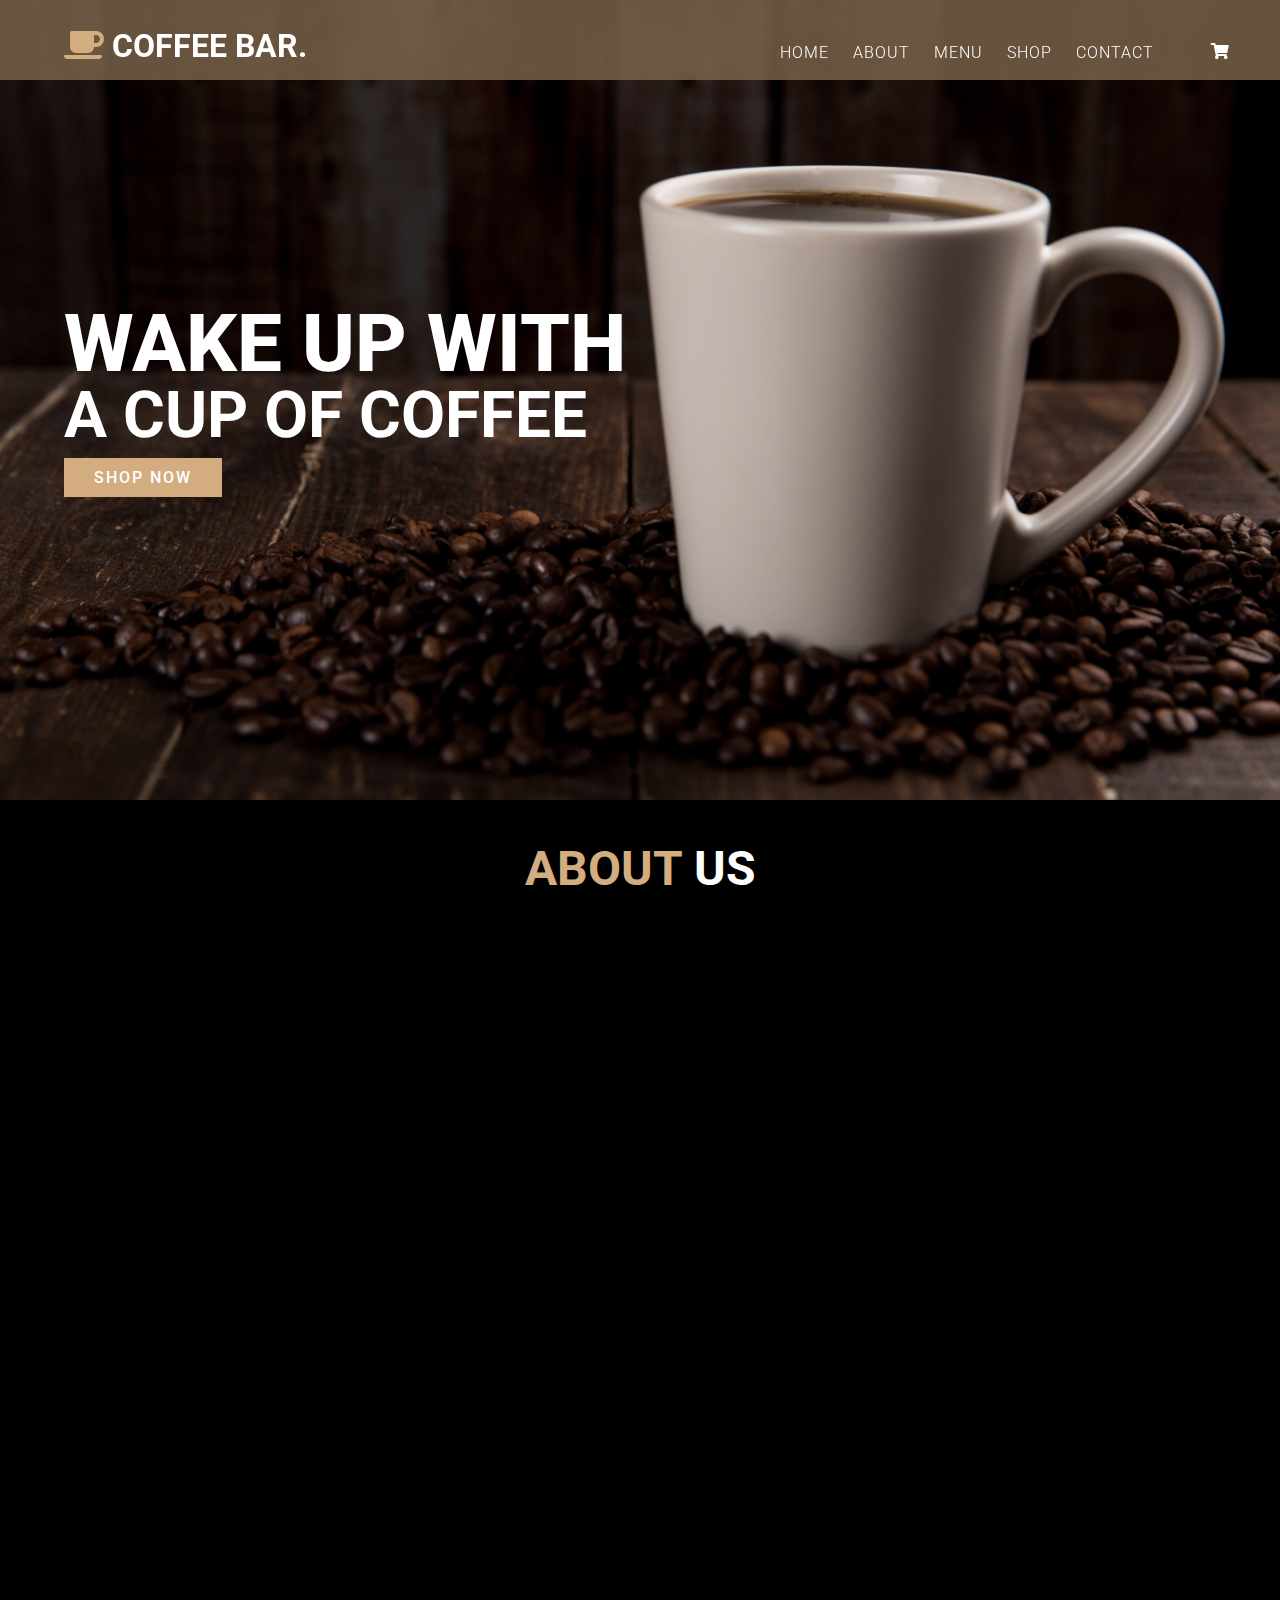
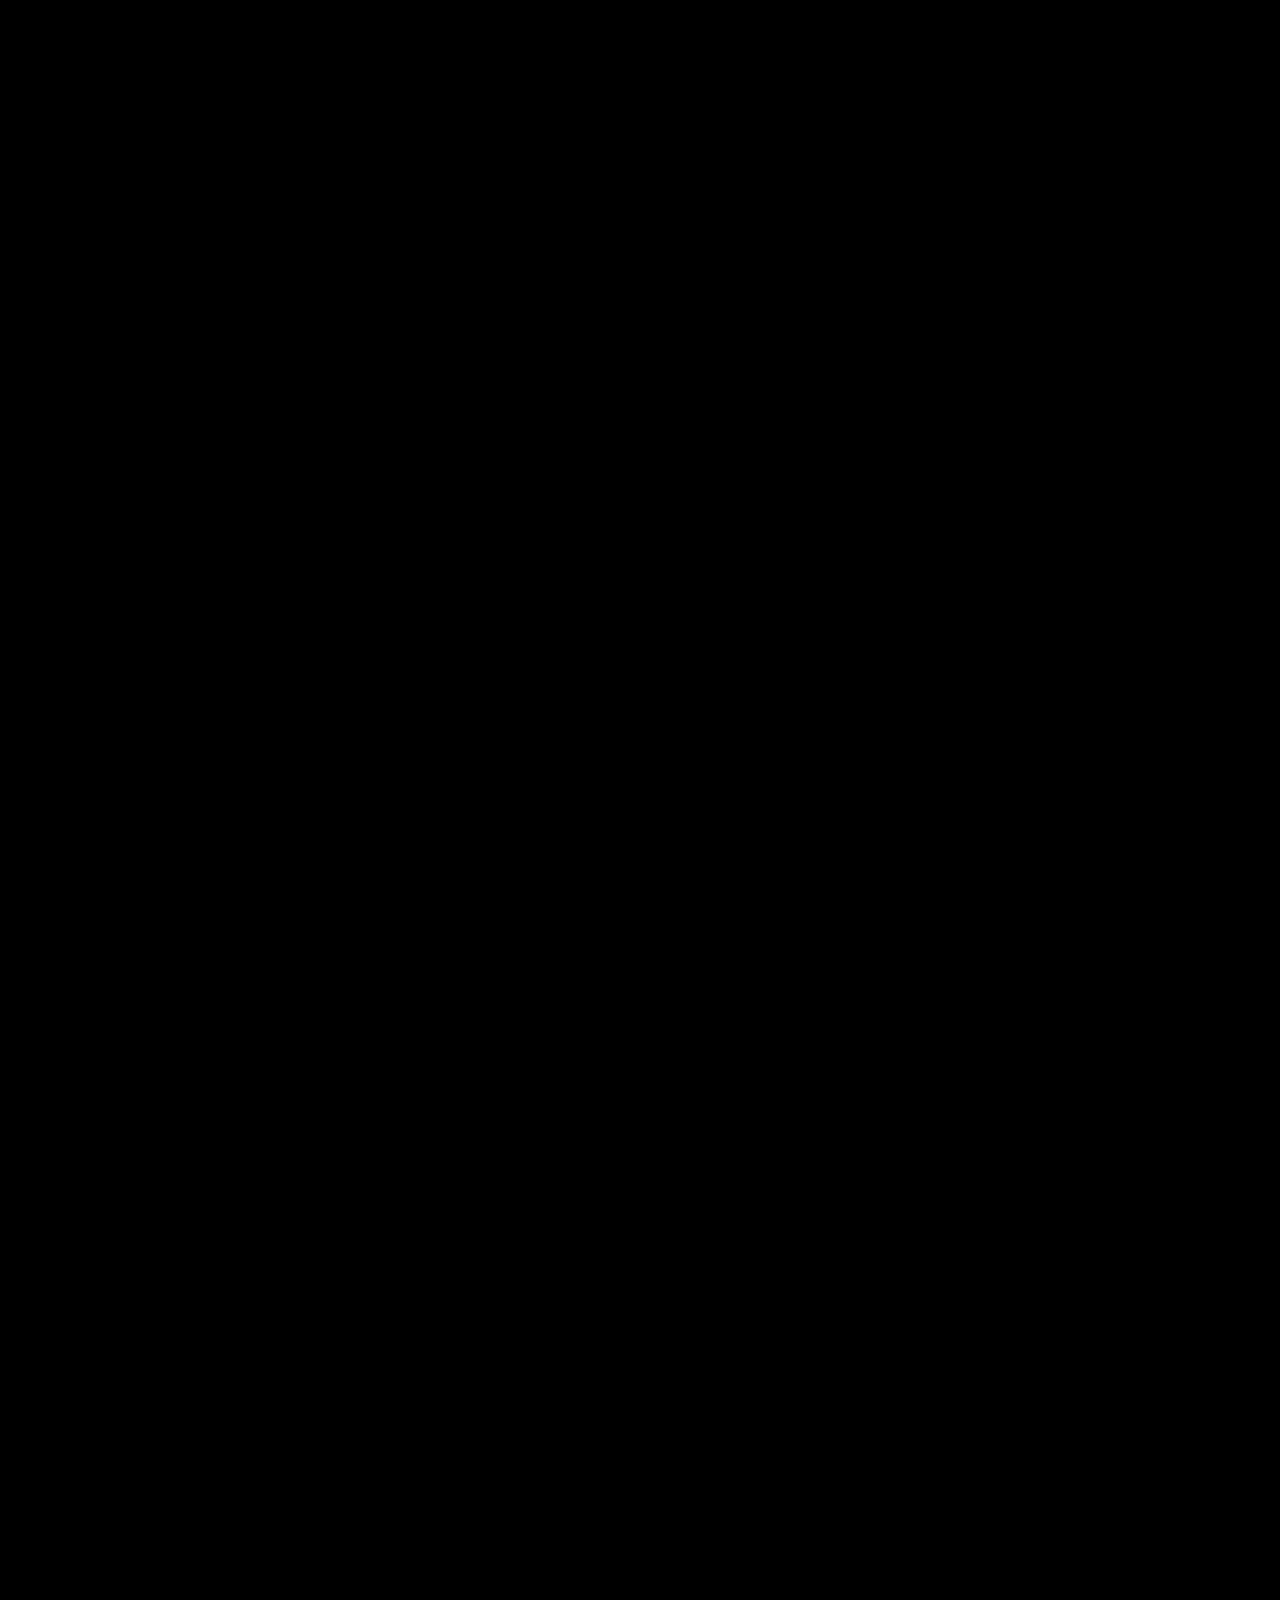
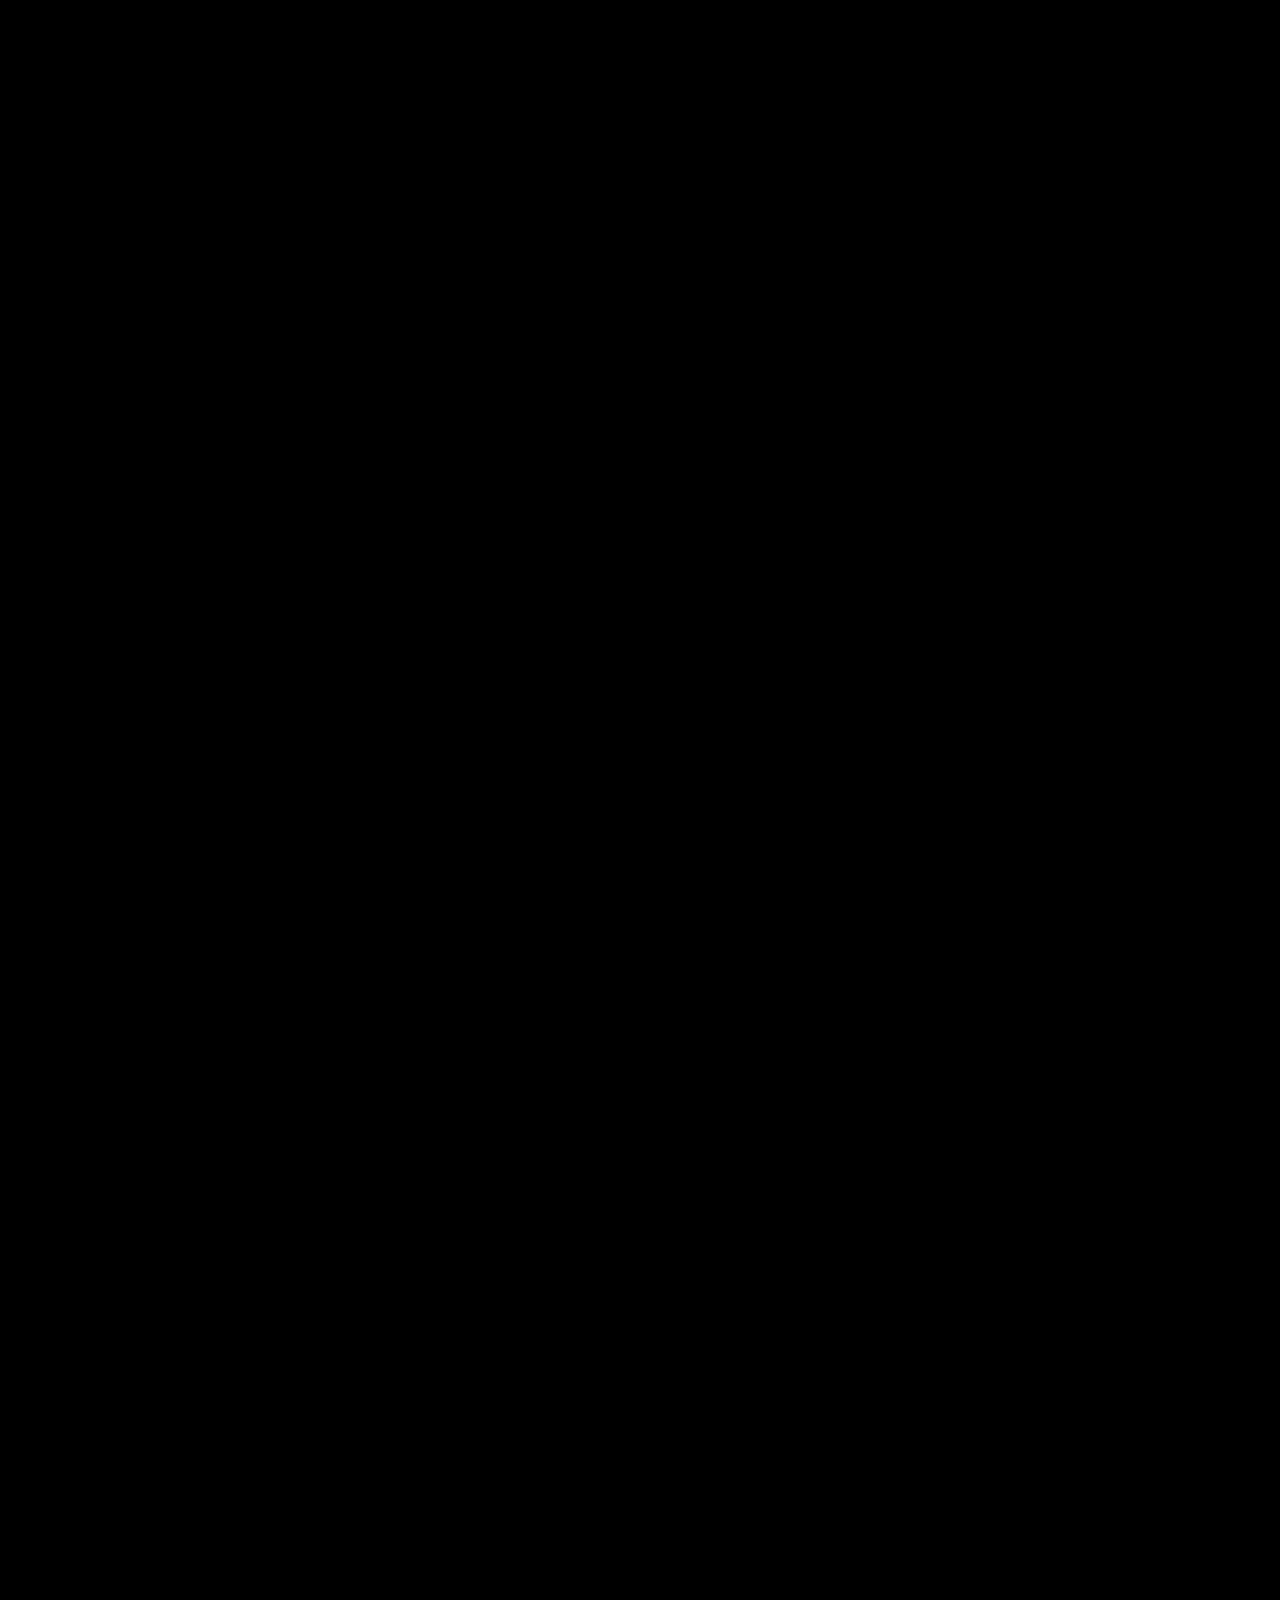
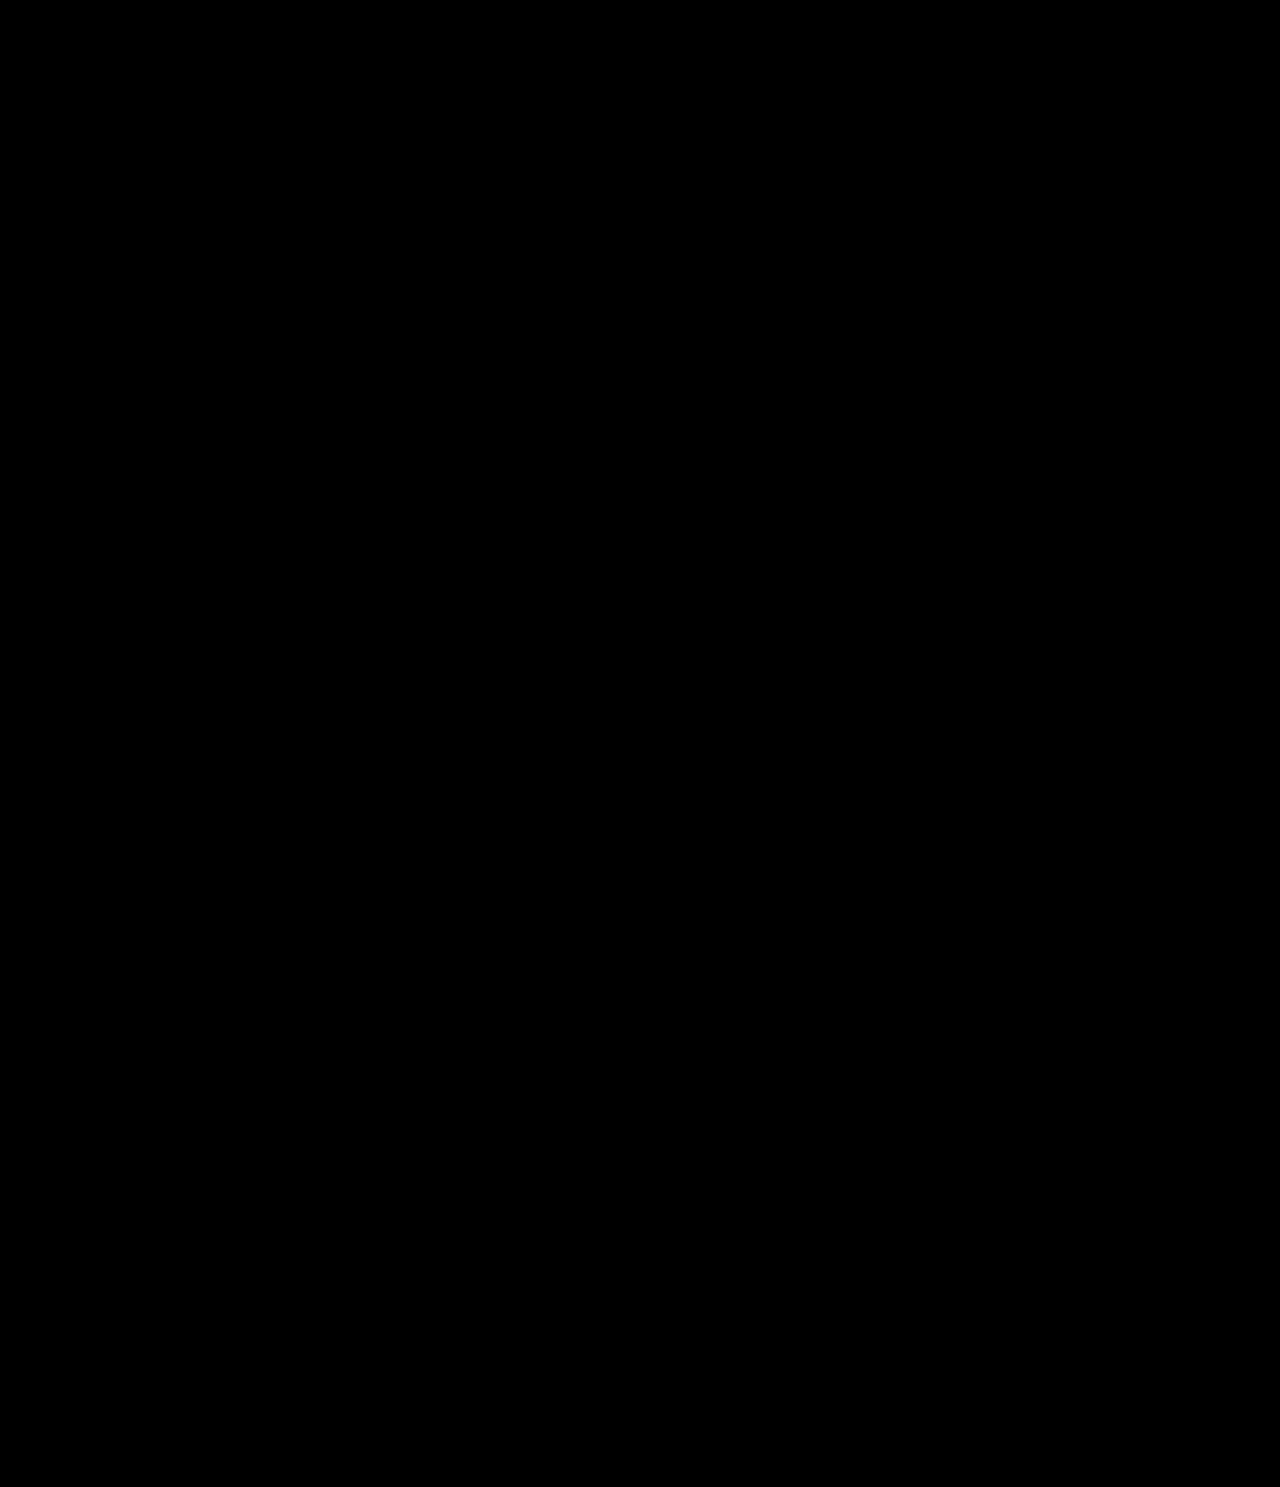
<file: coffee-website/index.html>
<!DOCTYPE html>
<html lang="en">
    <head>
        <meta charset="UTF-8">
        <meta name="viewport" content="width=device-width, initial-scale=1.0, maximum-scale=1.0, user-scalable=no">
        <meta http-equiv="X-UA-Compatible" content="ie=edge"> 
        <!--<link rel="stylesheet" href="https://cdnjs.cloudflare.com/ajax/libs/font-awesome/5.15.2/css/all.min.css"/>-->
        <link rel='stylesheet' href='https://cdnjs.cloudflare.com/ajax/libs/font-awesome/5.15.1/css/all.min.css'>
        <link rel="stylesheet" href="style.css">
        <title>Coffee Bar</title>
    </head>
    <body id="home">
        <!-- Navigation Section -->
        <header id="home-section">
            <nav class="nav" id="navbar">
                <div class="logo">
                    <a href="index.html" id="logo">
                        <h1><i class='fa fa-coffee'></i> Coffee Bar.</h1>
                    </a>
                </div>
                <ul class="nav-list" id="navlinkitems">
                    <li class="nav-item">
                        <a href="#home-section" class="nav-link" id="home">Home</a>
                    </li>
                    <li class="nav-item">
                        <a href="#about-section" class="nav-link" id="about">About</a>
                    </li>
                    <li class="nav-item">
                        <a href="#menu-section" class="nav-link" id="menu">Menu</a>
                    </li>
                    <li class="nav-item">
                        <a href="#shop-section" class="nav-link" id="shop">Shop</a>
                    </li>
                    <li class="nav-item">
                        <a href="#contact-section" class="nav-link" id="contact">Contact</a>
                    </li>
                    <i class="fas fa-shopping-cart" id="cart-btn"></i>
                </ul>
            </nav>
            <div class="mini-nav">
            <button class="nav-toggle">
                <span class="hamburger"></span>
            </button>
            <div class="smalllogo">
                <a href="#welcome-section" class="logolink">
                    <h2><i class='fa fa-coffee'></i> Coffee Bar.</h2>
                </a>
            </div>
            </div>
        </header>
        <!-- Image Section -->
        <section class="image">
            <div class="overlay-text">
                <h2>Wake up with </h2> 
                <h3>A cup of coffee</h3>
                <a href="#">Shop now</a>
            </div>
        </section>
        <!-- About Us Section -->
        <section id="about-section">
        <div class="about">
            <h1><span>About</span> Us</h1>
            <p>Coffee Bar started it's humble beginnings in doing events from weddings, birthday parties, corporate events 
                and everything in between. The clientele grew as their connections grew from providing the best service 
                possible and the best products with local ingredients. In just a few years, the Coffee Bar was able to put 
                their sign up and open a location in a city that's thriving with local and tourist traffic.</p>
        </div>
        <div class="about-container">
            <div class="about-item-left">
                <img src="images/coffee-shop.jpg" alt="coffee shop">
            </div>
            <div class="about-item-right">
                <h2>What makes us stand out?</h2>     
                <p>We believe in being transparent with our customers from the coffee beans to ingredients used in our menu itmes.
                    We believe in supporting local businesses and creating relationships with them.
                    We thrive on prefecting every cup of coffee and making sure of menu items are freash every morning.
                    <br><br>We thrive on prefecting every cup of coffee and making sure our menu items are freash every morning.
                </p>
                <a href="#">Learn More</a>
            </div>
        </div>
        </section>
        <!-- Menu Section -->
        <section class="menu-section" id="menu-section">
        <div class="menu" id="menu">
            <h1>Our <span>Menu</span></h1>
            <p>We roast our own coffee and so, it’s delicious!</p><br>
            <p>We provide vegetarian, vegan, gluten-free, keto-friendly, and paleo-friendly menu itmes for your dietary needs.</p><br>
            <div class="line"></div>
        </div>
        <div class="menu-container">
            <div class="menu-box">
                <div class="menu-img">
                    <img src="images/coffee-img2.jpg" alt="hot coffee">
                </div>
                <div class="menu-text">
                    <h3>Hot Coffee</h3>
                    <p>It all starts with the best beans, freshly roasted by hand.
                        So, whether we're hand-crafted expresso or seasonaly beverages,
                        what you taste is something exceptional.
                    </p>
                    <a href="#">View all <span>&#8594;</span></a>
                </div>
            </div>
            <div class="menu-box">
                <div class="menu-img">
                    <img src="images/iced-coffee-img.jpg" alt="iced coffee">
                </div>
                <div class="menu-text">
                    <h3>Iced Coffee</h3>
                    <p>From our bright, smooth Cold Brew to our iced espresso drinks,
                        every one of our cold coffee beverages is hand-crafted to perfection.
                    </p><br>
                    <a href="#">View all <span>&#8594;</span></a>
                </div>
            </div>
            <div class="menu-box">
                <div class="menu-img">
                    <img src="images/iced-tea-img.jpg" alt="iced tea">
                </div>
                <div class="menu-text">
                    <h3>Hot and Iced Tea</h3>
                    <p>Each cup, from exclusive loose leaf tea to signature hand-stitched silken tea pouches
                        and from classic infusions to cold, offers a truly exceptional experience.
                    </p>
                    <a href="#">View all <span>&#8594;</span></a>
                </div>
            </div>
        </div>
        <div class="menu-container">
            <div class="menu-box">
                <div class="menu-img">
                    <img src="images/sandwich-img.jpg" alt="panini sandwich">
                </div>
                <div class="menu-text">
                    <h3>Sandwiches</h3>
                    <p>Our menu is crafted with care by artisans using the finest ingredients
                        from breakfast sandwiches to wraps and paninis.
                    </p><br>
                    <a href="#">View all <span>&#8594;</span></a>
                </div>
            </div>
            <div class="menu-box">
                <div class="menu-img">
                    <img src="images/pastry-img.jpg" alt="croissnats">
                </div>
                <div class="menu-text">
                    <h3>Pastries</h3>
                    <p>Our pastry selections are made fresh every morning to our early risers that include
                        croissnats, cookies, pies, scones, and muffins.
                    </p><br>
                    <a href="#">View all <span>&#8594;</span></a>
                </div>
            </div>
            <div class="menu-box">
                <div class="menu-img">
                    <img src="images/specials-img.jpg" alt="soup and salad">
                </div>
                <div class="menu-text">
                    <h3>Specials</h3>
                    <p>Each cup, from exclusive loose leaf tea to signature hand-stitched silken tea pouches
                        and from classic infusions to cold, offers a truly exceptional experience.
                    </p>
                    <a href="#">View all <span>&#8594;</span></a>
                </div>
            </div>
        </div>
        </section>
        <!-- Shop Section -->
        <section class="shop-section" id="shop-section">
            <div class="shop" id="shop">
                <h1>Our <span>Shop</span></h1>
                <div class="line"></div>
            </div>
            <div class="shop-container">
                <div class="shop-box">
                    <div class="shop-img">
                        <img src="images/product.jpg" alt="panini sandwich">
                    </div>
                    <div class="shop-text">
                        <h3>Toasted Southern Pecan Coffee</h3>
                        <p>Our popular medium roast coffee blend already has a nutty flavor with a touch of caramel 
                            and the perfect amount of bitterness in every cup.</p>
                        <div class="shop-button">
                            <a href="#">Add to cart</a>
                        </div>
                    </div>
                </div>
                <div class="shop-box">
                    <div class="shop-img">
                        <img src="images/product.jpg" alt="croissnats">
                    </div>
                    <div class="shop-text">
                        <h3>Hazelnut and Creme Bean Coffee</h3>
                        <p>With a dash of hazelnut flavor and a bit of vanilla, this medium roasted coffee blend is 
                            best for mocha and frappuccino lovers.</p>
                        <div class="shop-button">
                            <a href="#">Add to cart</a>
                        </div>
                    </div>
                </div>
                <div class="shop-box">
                    <div class="shop-img">
                        <img src="images/product.jpg" alt="croissnats">
                    </div>
                    <div class="shop-text">
                        <h3>Hazelnut and Creme Bean Coffee</h3>
                        <p>This medium roasted coffee blend is the most versatile in brewing methods from drip coffee machine to the french press.</p>
                        <div class="shop-button">
                            <a href="#">Add to cart</a>
                        </div>
                    </div>
                </div>
            </div>
        </section>
        <!-- Contact Section -->
        <section class="contact" id="contact-section">
            <h1><span>Contact</span> Us</h1>
            <div class="row">
                <iframe class="map" src="https://www.google.com/maps/embed?pb=!1m18!1m12!1m3!1d47235.903623164726!2d-83.77270880553043!3d42.27331507323459!2m3!1f0!2f0!3f0!3m2!1i1024!2i768!4f13.1!3m3!1m2!1s0x883cb00dd4431f33%3A0xdb09f94686c8b5e2!2sAnn%20Arbor%2C%20MI!5e0!3m2!1sen!2sus!4v1649720584608!5m2!1sen!2sus" allowfullscreen="" loading="lazy" referrerpolicy="no-referrer-when-downgrade"></iframe>
                <form action="">
                    <h3>Get In Touch</h3>
                    <div class="contact-info">
                    <div class="inputBox">
                        <span class="fas fa-user"></span>
                        <input type="text" placeholder="Name">
                    </div>
                    <div class="inputBox">
                        <span class="fas fa-envelope"></span>
                        <input type="email" placeholder="Email">
                    </div>
                    <div class="inputBox">
                        <span class="fas fa-phone"></span>
                        <input type="number" placeholder="Phone number">
                    </div>
                    <input type="submit" value="Contact Now">
                    </div>
                </form>
            </div>
        </section>
        <!-- Footer Section -->
        <section class="row" id="footer-row">
            <div class="footer-column" id="footer-col">
                <h2>Follow Us!</h2>
                    <a href="#"><i class="fab fa-instagram" aria-hidden="true"></i></a>
                    <a href="#"><i class="fab fa-facebook" aria-hidden="true"></i></a>
                    <a href="#"><i class="fab fa-pinterest-p" aria-hidden="true"></i></a>
                    <a href="#"><i class="fab fa-twitter" aria-hidden="true"></i></a>
                    <a href="#"><i class="fab fa-linkedin" aria-hidden="true"></i></a>
                <p>@coffeebar  #coffeebar</p>
            </div>
            <div class="footer-column">
              <h2>About</h2>
              <div class="column2">
                <a href="#">Who We Are</a><br>
                <a href="#">Our Partners</a><br>
                <a href="#">Careers</a><br>
                <a href="#">Gitft Cards & Offers</a>
              </div>
              <div class="column2">
                <a href="#">Wholesale Program</a><br>
                <a href="#">Corporate Gifting</a><br>
                <a href="#">Become an Affiliate</a>
              </div>
            </div>
            <div class="footer-column">
              <h2>Support</h2>
              <a href="#">FAQ</a><br>
                <a href="#">Contact Us</a><br>
                <a href="#">Help Center</a><br>
                <a href="#">Shipping & Returns</a>
            </div>
          </section>
          <footer>Copyright © 2022 Coffee Bar. All Rights Reserved.</footer>

          <script src="script.js"></script>                                 
    </body>
 </html>
</file>
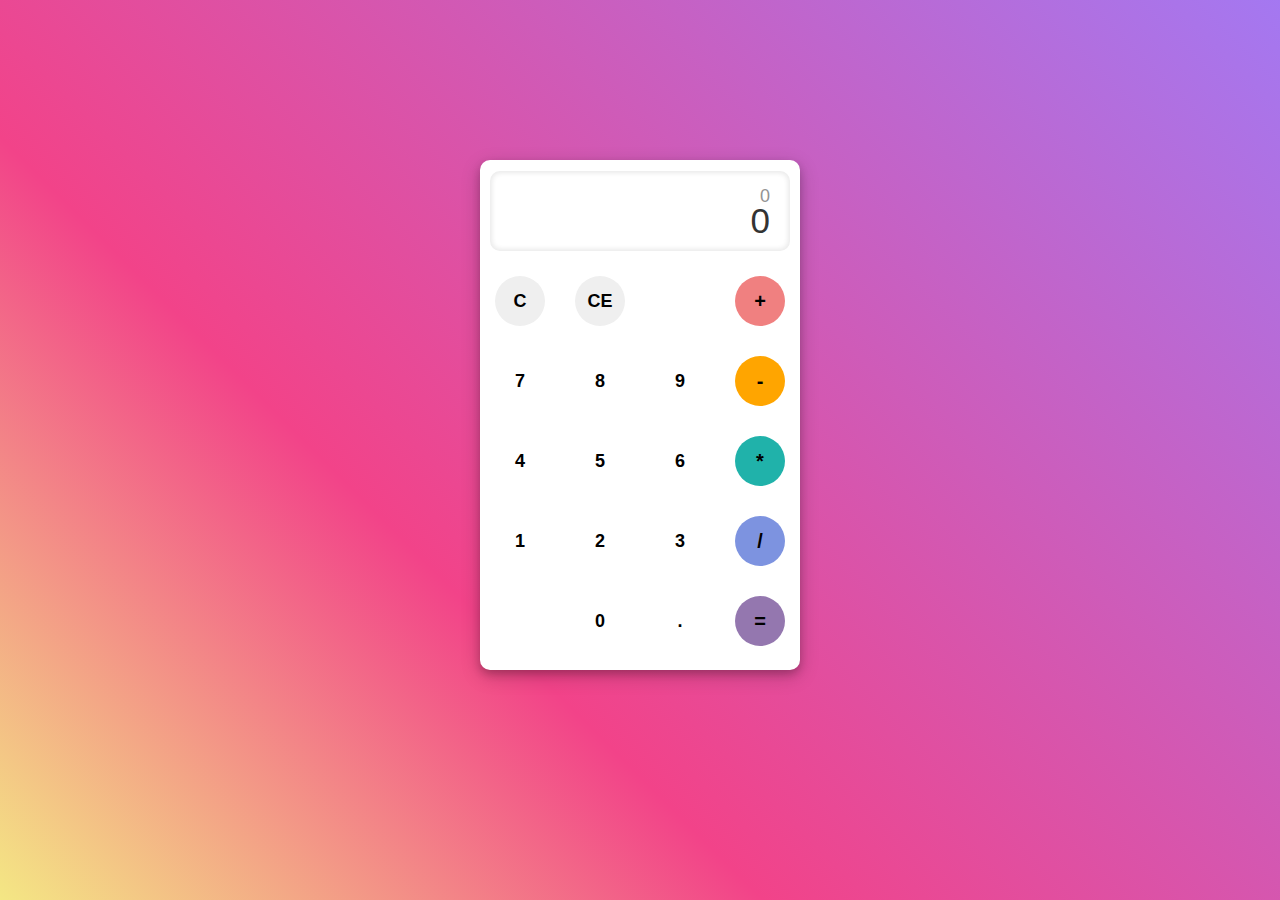
<file: js-calculator/index.html>
<!DOCTYPE html>
<html lang="en">
<head>
    <meta charset="UTF-8">
    <meta http-equiv="X-UA-Compatible" content="IE=edge">
    <meta name="viewport" content="width=device-width, initial-scale=1.0">
    <link rel="stylesheet" href="style.css">
    <link rel="preconnect" href="https://fonts.googleapis.com">
    <title>JS Calculator</title>
</head>
<body>
    <div class="container">
        <div class="calculator">
            <div class="result">
                <div class="input">
                    <p id="input-value" value="0" disabled></p>
                </div>
                <div class="output">
                    <p id="output-value" class="calculator-screen" value="" disabled></p>
                </div>
            </div>
            <div class="keyboard">
                <!-- first row or buttons -->
				<button type="button" class="operator" id="clear" value="clear" data-all-clear>C</button>
        		<button type="button"  class="operator" id="backspace" value="backspace" data-backspace>CE</button>
				<button type="button"  class="empty" id="empty"></button>
                <button type="button"  class="operator" id="+" value="+" data-operator="+">+</button>
                <!-- second row or buttons -->
				<button type="button"  class="number" id="7" value="7" data-number="7">7</button>
        		<button type="button"  class="number" id="8" value="8" data-number="8">8</button>
				<button type="button"  class="number" id="9" value="9" data-number="9">9</button>
                <button type="button"  class="operator" id="-" value="-" data-operator="-">-</button>
                <!-- third row of buttons -->
				<button type="button"  class="number" id="4" value="4" data-number="4">4</button>
				<button type="button"  class="number" id="5" value="5" data-number="5">5</button>
				<button type="button"  class="number" id="6" value="6" data-number="6">6</button>
				<button type="button"  class="operator" id="*" value="*" data-operator="*">*</button>
                <!-- fourth row of buttons -->
				<button type="button"  class="number" id="1" value="1" data-number="1">1</button>
				<button type="button"  class="number" id="2" value="2" data-number="2">2</button>
				<button type="button"  class="number" id="3" value="3" data-number="3">3</button>
				<button type="button"  class="operator" id="/" value="/" data-operator="/">/</button>
                <!-- fifth row of buttons -->
				<button type="button"  class="empty" id="empty"></button>
				<button type="button"  class="number" id="0" value="0"m data-number="0">0</button>
				<button type="button"  class="number" id="." value="." data-deciaml=".">.</button>
                <button type="button"  class="operator" id="=" value="=" data-equals="=">=</button>
            </div>
        </div>
    </div>
    <script type="text/javascript" src="main.js" defer></script>
</body>
</html>
</file>
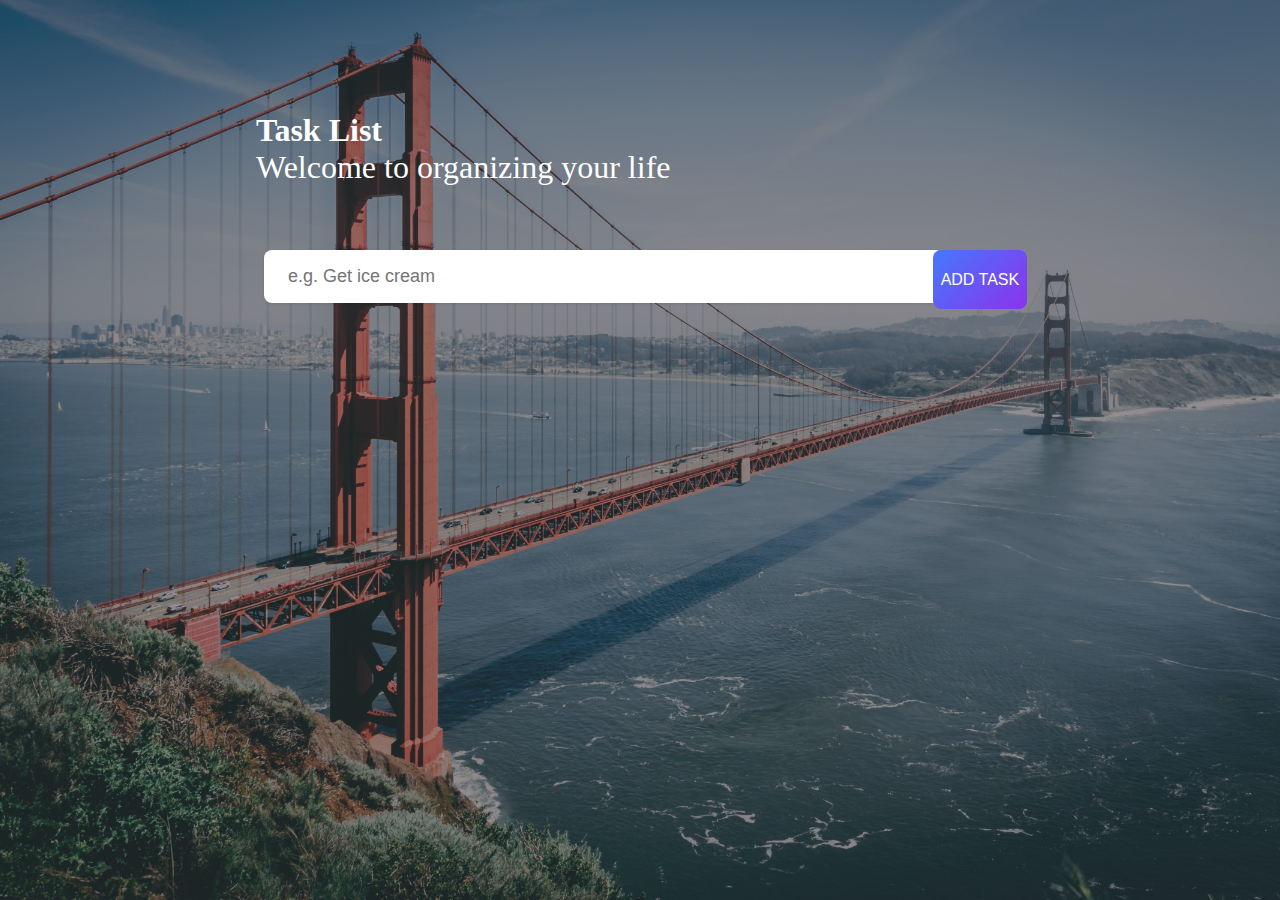
<file: todo-list/index.html>
<!DOCTYPE html>
<html lang="en">
<head>
	<meta charset="UTF-8">
	<meta http-equiv="X-UA-Compatible" content="IE=edge">
	<meta name="viewport" content="width=device-width, initial-scale=1.0">
	<link href="https://cdn.jsdelivr.net/npm/bootstrap@5.0.2/dist/css/bootstrap.min.css" rel="stylesheet" integrity="sha384-EVSTQN3/azprG1Anm3QDgpJLIm9Nao0Yz1ztcQTwFspd3yD65VohhpuuCOmLASjC" crossorigin="anonymous">
    <link rel="stylesheet" href="style.css" />
    <title>Task List</title>
</head>
<body>
	<div class="overlay">
	<header>
		<h1 class="title text-center display-2">Task List</h1>
        <p class="lead text-center">Welcome to organizing your life</p>
	</header>
		<main class="app">
			<section class="create-todo">
				<form id="new-todo-form">
					<input 
						type="text" 
						placeholder="e.g. Get ice cream"
						name="content"
						id="content new-task-input" />
					<input type="submit" value="Add task" id="new-task-input" />
				</form>
			</section>
			<section class="todo-list">
				<div class="list" id="todo-list"></div>
			</section>	
		</main>
	</div>
	<script src="main.js"></script>
</body>
</html>
</file>
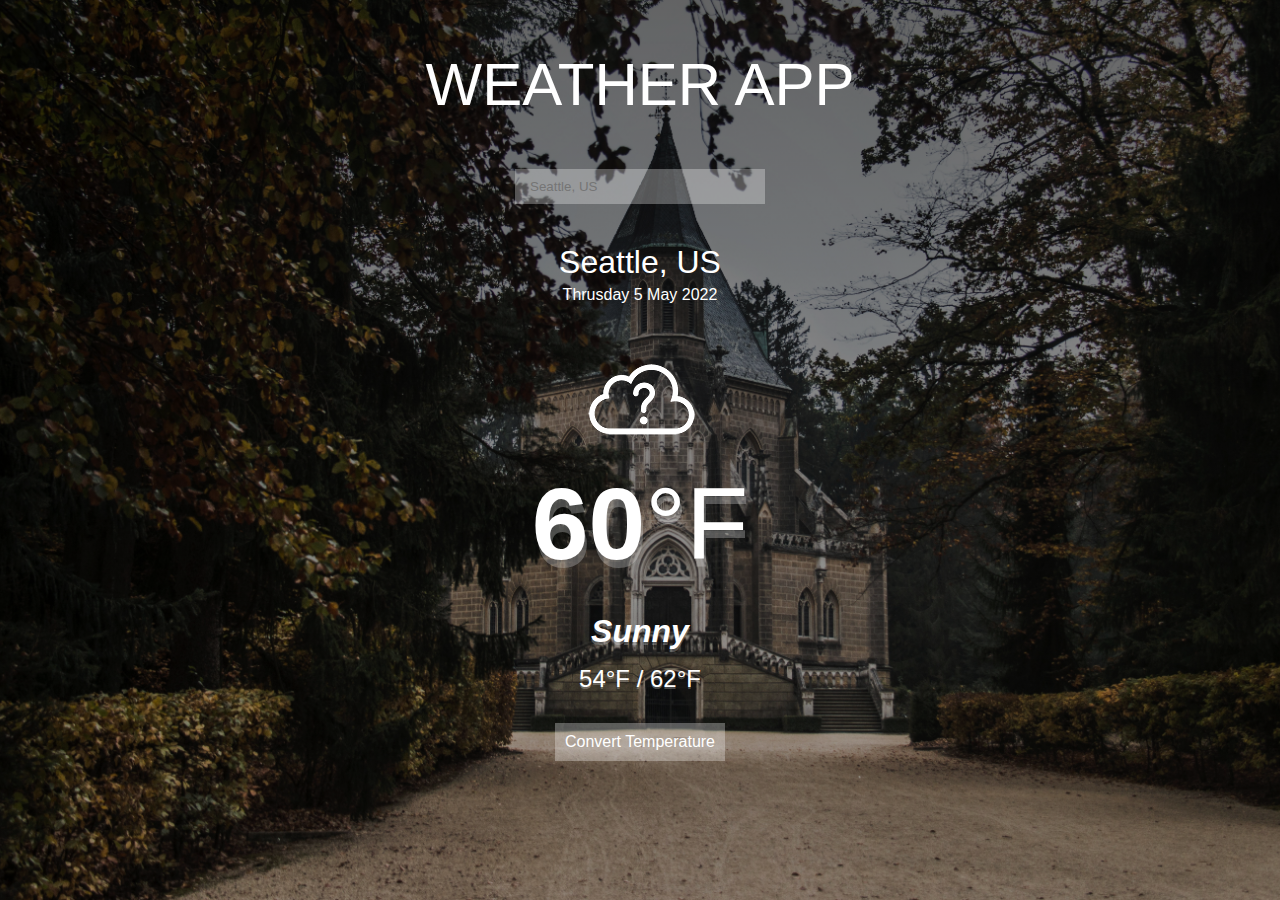
<file: weather-app/index.html>
<!DOCTYPE html>
<html lang="en">
    <head>
        <meta charset="UTF-8">
        <meta name="viewport" content="width=device-width, initial-scale=1.0">
        <meta http-equiv="X-UA-Compatible" content="ie=edge">
        <link rel="stylesheet" href="style.css">
        <title>Weather App</title>
    </head>
    <body>
        <div class="app-wrap">
            <h1>Weather App</h1>
            <header>
                <input type="text" autocomplete="off" class="search-box"
                placeholder="Seattle, US"/>
            </header>
            <main>
                <section class="location">
                    <div class="city">Seattle, US</div>
                    <div class="date">Thrusday 5 May 2022</div>
                </section>
                <div class="weather-icon">
                    <img src="icons/unknown.png" alt="weather icon">
                </div>
                <div class="current">
                    <div class="temp" id="temp">60<span>&deg;F</span></div>
                    <div class="weather">Sunny</div>
                    <div class="hi-low" id="hi-low">54&deg;F / 62&deg;F</div>
                </div>
                  <button type="button" id="switch">Convert Temperature</button>
            </main>
        </div>
            <script src="main.js"></script>
    </body>
</html>
</file>
<file: coffee-website/style.css>
@import url('https://fonts.googleapis.com/css2?family=Catamaran&family=Roboto:wght@100;300;400;500;700&display=swap');

*{
    font-family: 'Roboto', sans-serif;
    margin: 0;
    padding: 0;
    box-sizing: border-box;
    outline: none;
    border: none;
}

body, html {
    background-color: black;
    color: #fff;
    height: 100%;
    overflow-x: hidden;
    scroll-behavior: smooth;
}

/* Navigation Section Style */
a {
    text-decoration: none;
    color: #fff;
}

#cart-btn {
    padding-left: 5vh;
}

#cart-btn:hover {
    color: #d3ad7f;
    cursor: pointer;
}

.nav {
    height: 5rem;
    width: 100vw;
    display: block;
    justify-content: flex-start;
    z-index: 10;
    font-weight: 300;
    position: fixed;
    background-color: rgba(126,103,76,0.8);
    overflow: hidden;
}
        
.nav-list {
    list-style: none;
    display: flex;
    justify-content: flex-end;
    margin-top: -49px;
    padding: 0vh 4vw; 
}
        
.nav-link {
    color: inherit;
    text-decoration: none;
    margin-right: 50px;
    position: relative;
    padding: 16px 0;
    margin: 0 12px;
    letter-spacing: 1px;
    line-height: 16px;
    font-weight: 300;
    text-transform: uppercase;
    transition: color 0.1s, background-color 0.1s, padding 0.2s ease-in;
    color: #fff;
}
        
#logo {
    padding: 3vh 5vw;
    text-align: center;
    display: flex;
    align-items: center;
    color: #fff;
    text-transform: uppercase;
    width: 25rem;
    font-weight: 800;
}

#logo i {
    color: #d3ad7f;
}

.nav-link::before {
    content: "";
    display: block;
    position: absolute;
    bottom: 3px;
    left: 0;
    height: 3px;
    width: 100%;
    background-color: #d3ad7f;
    transform-origin: right top;
    transform: scale(0, 1);
    transition: color 0.1s, transform 0.2s ease-out;
}

.nav-link:hover::before,
.nav-link:focus::before {
    transform-origin: left top;
    transform: scale(1, 1);
}

.nav-toggle {
    padding: 2.3em;
    background-color: transparent;
    border: 0;
    cursor: pointer;
    position: absolute;
    right: 0.5rem;
    top: 1.1rem;
    z-index: 1000;
    outline: none;
    display: none;
}

.hamburger {
    display: block;
    position: relative;
}
                        
.hamburger,
.hamburger::before,
.hamburger::after {
    background-color: #fff;
    width: 2em;
    height: 3px;
    border-radius: 1em;
    transition: transform 250ms ease-in-out;
}
                        
.hamburger::before,
.hamburger::after {
    content: "";
    position: absolute;
    left: 0;
    right: 0;
}
                        
.hamburger::before {
    top: 6px;
}
                        
.hamburger::after {
    bottom: 6px;
}

.nav-open .hamburger {
    transform: rotate(0.625turn);
    background-color: #111;
}
                            
.nav-open .hamburger::before {
    transform: rotate(90deg) translateX(-6px);
    background-color: #111;
}
                            
.nav-open .hamburger::after {
    opacity: 0;
}

.smalllogo {
    padding: 4vh 8vw;
    text-align: center;
    align-items: center;
    color: #fff;
    text-transform: uppercase;
    font-weight: 800;
    display: flex;
    display: none;
}

@media (max-width: 800px) { 
    #logo {
        display: none;
    }
    #cart-btn {
        padding-left: 0vh;
    }    
    .mini-nav {
        width: 100%;
        display: flex;
        background-color: rgba(126,103,76,0.8);
        justify-content: space-between;
        position: fixed;
        top: 0;
        z-index: 100;
    }
    .smalllogo {
        display: flex;
    }
    .logolink i {
        color: #d3ad7f;
    }                                        
    .nav-toggle {
        display: block;
    }
    .nav {
        display: flex;
        justify-content: center;
        position: fixed;
        top: 0;
        bottom: 0;
        left: 0;
        right: 0;
        z-index: 100;
        transform: translateX(100%);
        transition: transform 400ms cubic-bezier(0.51, 0.6, 0.54, 0.59);
        height: 100vh;
    }                                           
    .nav-list {
        flex-direction: column;
        justify-content: space-evenly;
        text-align: center;
        margin: 0;
        padding: 135px;
        background-color: rgba(126,103,76,0.8);
        width: 100%;
    }                                            
    .nav-link {
        margin: 0;
        color: #fff;
    }
    .nav-open {
        overflow: hidden;
    }                                               
    .nav-open .nav {
        transform: translateX(0);
        width: 100vw;
    }
    .nav-open .hamburger {
        transform: rotate(0.625turn);
        background-color: #fff;
    }                                                    
    .nav-open .hamburger::before {
        transform: rotate(90deg) translateX(-6px);
        background-color: #fff;
    }
    .nav-link::before {
        content: "";
        display: block;
        position: absolute;
        bottom: 3px;
        left: 0;
        height: 3px;
        width: 100%;
        background-color: #d3ad7f;
        transform-origin: right top;
        transform: scale(0, 1);
        transition: color 0.1s, transform 0.2s ease-out;
    }
}

/* Image and Overlay Text Section Style */
.image {
    background-image: url(images/header.jpg);
    width: 100%;
    min-height: 800px;
    background-position: center;
    background-repeat: no-repeat;
    background-size: cover;
    position: relative;
}

.overlay-text {
    position: absolute;
    top: 38%;
    left: 5%;
    text-transform: uppercase;
}

.overlay-text h2 {
  font-size: 5em;
  font-weight: 800;
  color: #fff;
  line-height: 1em;
}

.overlay-text h3 {
  font-size: 4em;
  font-weight: 700;
  color: #fff;
  line-height: 1em;
}

.overlay-text a {
  display: inline-block;
  font-size: 1em;
  background-color: #d3ad7f;
  color: #fff;
  padding: 10px 30px;
  text-decoration: none;
  font-weight: 500;
  margin-top: 10px;
  letter-spacing: 2px;
  transition: 0.2s;
}

.overlay-text a:hover {
  letter-spacing: 6px;
}

/* About Section Style */
.about, .menu, .shop, .contact {
    text-align: center;
}

.about h1, .menu h1, .shop h1, .contact h1 {
    padding: 40px;
    font-size: 3rem;
    text-transform: uppercase;
}

.about span, .menu span, .shop span, .contact span {
    color: #d3ad7f;
}

.about p, .menu p {
    text-align: center;
    font-size: 1.3rem;
    font-weight: 200;
    padding-left: 200px;
    padding-right: 200px;
}

.about p:after {
    content: '';
    display: block;
    border: 2px solid #d3ad7f;
    border-radius: 4px;
    margin-top: 50px;
    margin-bottom: 50px;
    width: 50%;
    margin-left: 280px;
}

.about-container {
    display: flex;
    flex-direction: row;
    justify-content: center;
    margin-left: 110px;
    margin-right: 110px;
}

.about-container img {
    width: 620px;
    box-shadow: 0 0 2px 1px #d3ad7f;
}

.about-container h2 {
    color: #d3ad7f;
    text-transform: uppercase;
    font-size: 2rem;
    padding-bottom: 30px;
    font-weight: 500;
}

.about-container p {
    font-size: 1.3rem;
    font-weight: 200;
}

.about-item-right {
    margin-left: 30px;
    flex: 50%;
}

.about-item-right p {
    font-size: 1.3rem;
    font-weight: 200;
}

.about-container a {
    display: inline-block;
    font-size: 1em;
    background-color: #d3ad7f;
    color: #fff;
    padding: 10px 30px;
    text-decoration: none;
    text-transform: uppercase;
    font-weight: 500;
    margin-top: 30px;
    letter-spacing: 2px;
    transition: 0.2s;
}

.about-container a:hover {
    color: #7e674c;
}

.about-container {
    display: grid;
    grid-template-columns: 1fr 1fr;
}

@media only screen and (max-width: 800px) {
    .about p, .menu p {
        padding-left: 30px;
        padding-right: 30px;
    }
    .about p:after {
        content: '';
        display: block;
        border: 2px solid #d3ad7f;
        border-radius: 4px;
        margin-top: 50px;
        margin-bottom: 50px;
        width: 50%;
        margin-left: 100px;
    }
    .about-container {
        grid-template-columns: 1fr;
        text-align: center;
        grid-gap: 0;
    }
    .about-container h2 {
        margin-top: 30px;
    }
    .about-container h2, .about-container p {
        padding-left: 30px;
        padding-right: 30px;
    }
    .about-container img {
        width: 485px;
    }
}

/* Menu Section Style */
.menu-section {
    display: flex;
    justify-content: center;
    align-items: center;
    flex-direction: column;
}

.menu-container {
    display: flex;
    justify-content: center;
    align-items: center;
    flex-wrap: wrap;
}

.menu-box {
    width: 400px;
    margin: 20px;
}

.menu-img img {
    width: 100%;
    height: 100%;
    object-fit: cover;
    object-position: center;
    box-shadow: 0 0 2px 1px #d3ad7f;
}

.menu-text {
    display: flex;
    flex-direction: column;
}

.menu-text h3 {
    color: #d3ad7f;
    font-size: 1.3rem;
    font-weight: 500;
    text-transform: uppercase;
    letter-spacing: 3px;
    padding-top: 20px;
    padding-bottom: 20px;
}

.menu-text p {
    font-size: 1.1rem;
    font-weight: 100;
}

.menu-text a {
    color: #fff;
    padding-top: 20px;
    padding-bottom: 20px;
    text-transform: uppercase;
}

.menu-text a:hover {
    color: #d3ad7f;
}

@media(max-width:1250px) {
    .menu-box {
        width: 300px;
    }
}

@media(max-width:1100px) {
    .menu-box {
        width: 70%;
    }
}

@media(max-width:550px) {
    .menu-box {
        margin: 20px 10px;
        width: 100%;
    }
}

/* Shop Section Style */
.shop-section {
    display: flex;
    justify-content: center;
    align-items: center;
    flex-direction: column;
}

.shop-container {
    display: flex;
    justify-content: center;
    align-items: center;
    flex-wrap: wrap;
}

.shop-box {
    width: 400px;
    margin: 20px;
    box-shadow: 0 0 2px 1px #d3ad7f;
}

.shop-img img {
    width: 100%;
    height: 100%;
    object-fit: cover;
    object-position: center;
}

.shop-text {
    display: flex;
    flex-direction: column;
}

.shop-text h3 {
    color: #d3ad7f;
    font-size: 0.9rem;
    font-weight: 500;
    text-transform: uppercase;
    letter-spacing: 3px;
    margin-top: 20px;
    margin-right: 20px;
    margin-left: 20px;
}

.shop-text p {
    font-size: 1.1rem;
    font-weight: 100;
    margin: 20px;
}

.shop-button {
    display: flex;
    justify-content: center;
}

.shop-text a {
    font-size: 1rem;
    background-color: #d3ad7f;
    color: #fff;
    padding: 10px 30px;
    text-decoration: none;
    text-transform: uppercase;
    font-weight: 500;
    margin-top: 30px;
    letter-spacing: 2px;
    transition: 0.2s;
    cursor: pointer;
    width: 50%;
    text-align: center;
    margin-bottom: 20px;
}

.shop-text a:hover {
    color: #7e674c;
}

@media(max-width:550px) {
    .shop-box {
        margin: 20px 10px;
        width: 100%;
    }
}

/* Contact Section Style */
.contact .row {
    display: flex;
    flex-direction: row;
    justify-content: center;
}

.contact h3 {
    font-weight: 300;
    font-size: 1.7rem;
    text-transform: uppercase;
    background-color: #7e674c;
    padding: 30px;
}

.contact .contact-info {
    width: 530px;
    height: 400px;
    background-color: #7e674c;
    padding-top: 50px;
}

.contact .map {
    width: 530px;
}

.contact input[type=text], input[type=email], input[type=number] {
    width: 80%;
    margin: 10px;
    font-size: 1rem;
    padding: 10px;
}

.contact input[type=submit] {
    font-size: 1rem;
    margin-top: 10px;
    background-color: #d3ad7f;
    color: #fff;
    padding: 10px 30px;
    text-decoration: none;
    text-transform: uppercase;
    font-weight: 500;
    margin-top: 10px;
    letter-spacing: 2px;
    transition: 0.2s;
    cursor: pointer;
}
  
.contact input[type=submit]:hover {
    color: #7e674c;
  }

@media only screen and (max-width: 600px) {
    .contact {
        padding: 0;
        margin: 0;
    }
    .contact .row {
        flex-direction: column;
    }
    .contact .contact-info {
        width: 490px;
        height: 300px;
    }
    
    .contact .map {
        width: 490px;
        height: 300px;
    }
    .contact h3 {
        padding-bottom: 0px;
    }
}

/* Footer Section Style */
#footer-row {
    display: flex;
    -ms-flex-wrap: wrap;
    flex-wrap: wrap;
    padding: 0;
    padding: 2.5rem;
    width: 100vw;
    justify-content: center;
    align-items: center;
}

.footer-column {
    width: 30%;
}
  
#footer-col i {
    display: inline-block;
    font-size: 1.5rem;
    padding: 0.5rem;
    color: #fff;
}
  
#footer-col i:hover {
    transform: scale(1.5);
    transition: 2s;
    color: #d5a085;
}
  
.column2 {
    float: left;
    width: 50%;
}
  
.column2 a {
    text-decoration: none;
    color: #fff;
}

.footer-column h2 {
    color: #d3ad7f;
}
  
.footer-column a {
    text-decoration: none;
    color: #fff;
}
  
.column2 a:hover, .footer-column a:hover {
    color: #d5a085;
}
  
#footer-row {
    padding-bottom: 2.5rem;
}
  
#footer-row:after {
    content: "";
    display: table;
    clear: both;
}
  
footer {
    background-color: #7e674c;
    color: #fff;
    text-align: center;
    padding: 1rem;
}
  
@media screen and (max-width: 600px) {
    .footer-column {
        width: 80%;
        margin: 1rem;
    }
    .column2 {
        padding-bottom: 1rem;
    }
}

/* Scrollbar Style */
::-webkit-scrollbar {
    width: 10px;
}
  
::-webkit-scrollbar-track {
    box-shadow: inset 0 0 5px grey; 
    border-radius: 10px;
}
   
::-webkit-scrollbar-thumb {
    background: #fff; 
    border-radius: 12px;
}
  
::-webkit-scrollbar-thumb:hover {
    background: #d3ad7f; 
}
</file>
<file: js-calculator/style.css>
* {
    box-sizing: border-box;
  }

body, html {
    font-family: 'Poppins', sans-serif;
    color: #333;
    margin: 0;
    padding: 0;
}

body {
    background: rgb(244,231,132);
    background: linear-gradient(45deg, rgba(244,231,132,1) 0%, rgba(242,67,137,1) 35%, rgba(164,120,241,1) 100%);
    height: 100%;
    margin: 0;
    background-repeat: no-repeat;
    background-attachment: fixed;
}

.container {
    height: 550px;
    margin: 10rem auto;
}

.calculator {
    width: 320px;
    height: 510px;
    background-color: #fff;
    margin: 0 auto;
    padding-top: 1px;
    border-radius: 10px;
    box-shadow: 0 4px 8px 0 rgba(0, 0, 0, 0.2), 0 6px 20px 0 rgba(0, 0, 0, 0.2);
}

.result {
    height: 80px;
    margin: 10px;
    -webkit-box-shadow: 0 0 5px 2px #e9e9e9 inset;
    -moz-box-shadow: 0 0 5px 2px #e9e9e9 inset;
    box-shadow: 0 0 5px 2px #e9e9e9 inset;
    -moz-border-radius: 10px;
    -webkit-border-radius: 10px;
    -khtml-border-radius: 10px;
    border-radius: 10px;
}

.input {
    text-align: right;
    height: 20px;
    margin: 0 20px;
    padding-top: 15px;
    font-size: 18px;
    color: #939393;
}

.output {
    text-align: right;
	height: 60px;
	margin: 10px 20px;
	font-size: 35px;
}

.keyboard{
	height: 400px;
}

.operator, .number, .empty {
	width: 50px;
	height: 50px;
	margin: 15px;
	float: left;
	border-radius: 50%;
	border-width: 0;
	font-weight: bold;
	font-size: 18px;
}

.number, .empty {
	background-color: #fff;
}

.number, .operator {
	cursor: pointer;
}

.operator:active, .number:active {
	font-size: 13px;
}

.operator:focus, .number:focus, .empty:focus{ 
	outline: 0;
}

.number:hover {
    border-radius: 50%;
    background-color: #e9e9e9;
}

.operator:hover {
    background-color: #d3d3d3;
}

button:nth-child(4) {
	font-size: 20px;
	background-color: #f08080;
}

button:nth-child(4):hover {
    background-color: #f4a6a6;
}

button:nth-child(8) {
	font-size: 20px;
	background-color: #ffa500;
}

button:nth-child(8):hover {
    background-color: #ffc04c;
}

button:nth-child(12) {
	font-size: 20px;
	background-color: #20b2aa;
}

button:nth-child(12):hover {
    background-color: #62c9c3;
}

button:nth-child(16) {
	font-size: 20px;
	background-color: #7d93e0;
}

button:nth-child(16):hover {
    background-color: #a4b3e9;
}

button:nth-child(20) {
	font-size: 20px;
	background-color: #9477af;
}

button:nth-child(20):hover {
    background-color: #b49fc7;
}

@media (min-width: 768px) {
    .container {
      max-width: 700px;
    }
  }
</file>
<file: todo-list/style.css>
* {
    padding: 0;
	margin: 0;
	box-sizing: border-box;
}

body {
	display: flex;
	flex-direction: column;
    background-image: url(images/image1.jpg);
    background-position: center;
    background-repeat: no-repeat;
    background-size: cover;
    height: 100vh;
    width: 100vw;
    color: #fff;
}

.overlay {
    background-color: rgba(55, 55, 55, 0.5);
    height: 100vh;
    width: 100vw;
    top: 0;
    bottom: 100;
    position: absolute; 
}

header {
	padding: 2rem 1rem;
	max-width: 800px;
	width: 100%;
	margin: 0 auto;
}

.title { 
    margin-top: 5rem;
	margin-bottom: 0px;
}

.lead {
    font-size: 2rem;
}

#new-todo-form {
	display: flex;
}

main {
	flex: 1 1 0%;
	max-width: 800px;
	width: 100%;
	margin: 0 auto;
}


input[type="text"], input[type="submit"], button {
	appearance: none;
	border: none;
	outline: none;
	background: none;
	cursor: initial;
}

section {
	margin-top: 2rem;
	margin-bottom: 2rem;
	padding-left: 1.5rem;
	padding-right: 1.5rem;
}

.create-todo input[type="text"] {
	flex: 1 1 0%;
	font-size: 1.125rem;
	padding: 1rem 1.5rem;
	color: #313154;
	background-color: #FFF;
	border-radius: 0.5rem;
	box-shadow: 0 1px 3px rgba(0, 0, 0, 0.1);
	margin-bottom: 1.5rem;
}

.create-todo input[type="submit"] {
	font-size: 1rem;
	padding: 0.5rem;
	color: #FFF;
	font-weight: 500;
	text-transform: uppercase;
	border-radius: 0.5rem;
	cursor: pointer;
	transition: 0.2s ease-out;
	height: 59px;
	margin: 0 -0.7rem;
	background: linear-gradient(-45deg, #9925ea, #338aff, #9925ea);
	background-size: 400%;
    background-position: 90% 0;
    transition: background 0.8s;
}

.create-todo input[type="submit"]:hover {
	background-position: 185% 50%;
}

.todo-list .list {
	margin: 1rem 0;
}

.todo-list .todo-item {
	display: flex;
	align-items: center;
	background-color: rgba(255, 255, 255, .5);
	padding: 1rem;
	border-radius: 0.5rem;
	box-shadow: 0 1px 3px rgba(0, 0, 0, 0.1);
	margin-bottom: 1rem;
	height: 60px;
}

.todo-item .todo-content {
	flex: 1 1 0%;
}

.todo-item .todo-content input {
	color: #313154;
	font-size: 1.3rem;
	font-weight: 500;
}

.todo-item .actions {
	display: flex;
	align-items: center;
}

.todo-item .actions button {
	display: block;
	padding: 0.5rem;
	border-radius: 0.25rem;
	color: #FFF;
	cursor: pointer;
	transition: 0.2s ease-in-out;
}

.todo-item .actions button:hover {
	background-position: 185% 50%;
}

.todo-item .actions .edit {
	margin-right: 0.5rem;
	background: linear-gradient(-45deg, #9925ea, #338aff, #9925ea);
	background-size: 400%;
    background-position: 90% 0;
    transition: background 0.8s;
}

.todo-item .actions .delete {
	background: linear-gradient(-45deg, #FF512F 0%, #F09819  51%, #FF512F  100%);
	background-size: 400%;
    background-position: 90% 0;
    transition: background 0.8s;
}
</file>
<file: weather-app/style.css>
* {
    margin: 0;
    padding: 0;
    box-sizing: border-box;
    color: #fff;
}

body {
    font-family: 'montserrat', sans-serif;
    background-image: url(images/image1.jpg);
    background-size: cover;
    background-position: top center;
}

.app-wrap {
    display: flex;
    flex-direction: column;
    min-height: 100vh;
    background-image: linear-gradient(to bottom, rgba(0,0,0,0.6), rgba(0,0,0,0.3));
}

h1 {
    display: flex;
    justify-content: center;
    align-items: center;
    text-transform: uppercase;
    font-weight: 300;
    font-size: 60px;
    margin-top: 50px;
}

header {
    display: flex;
    justify-content: center;
    align-items: center;
    padding: 50px 15px 15px;
}

header input {
    width: 100%;
    max-width: 250px;
    padding: 10px 15px;
    border: none;
    outline: none;
    background-color: rgba(255,255,255,0.3);
    color: #333;
    font-size: 300;
    transition: 0.2s ease-out;
}

header input:focus {
    background-color: rgba(255,255,255,0.6);
}

main {
    flex: 1 1 100%;
    padding: 25px 25px 50px;
    display: flex;
    flex-direction: column;
    align-items: center;
    text-align: center;
}

.location .city {
    font-size: 32px;
    font-weight: 500;
    margin-bottom: 5px;
}

.location .date {
    font-size: 16px;
}

.weather-icon {
    margin-top: 30px;
}

.current .temp {
    font-size: 102px;
    font-weight: 900;
    margin-bottom: 30px;
    text-shadow: 2px 8px rgba(225,225,225,0.3);
}

.current .temp span {
    font-weight: 500;
}

.current .weather {
    font-size: 32px;
    font-weight: 700;
    font-style: italic;
    margin-bottom: 15px;
    text-shadow: 0px 3px rgba(225,225,225,0.3);
}

.current .hi-low {
    font-size: 24px;
    font-weight: 500;
    text-shadow: 0px 2px rgba(225,225,225,0.3);
}

#switch {
    background-color: rgba(255,255,255,0.3);
    font-size: 16px;
    margin-top: 30px;
    padding: 10px;
    border: none;
    outline: none;
}

#switch:hover {
    cursor: pointer;
    box-shadow: 5px 10px 18px #333;
}
</file>
